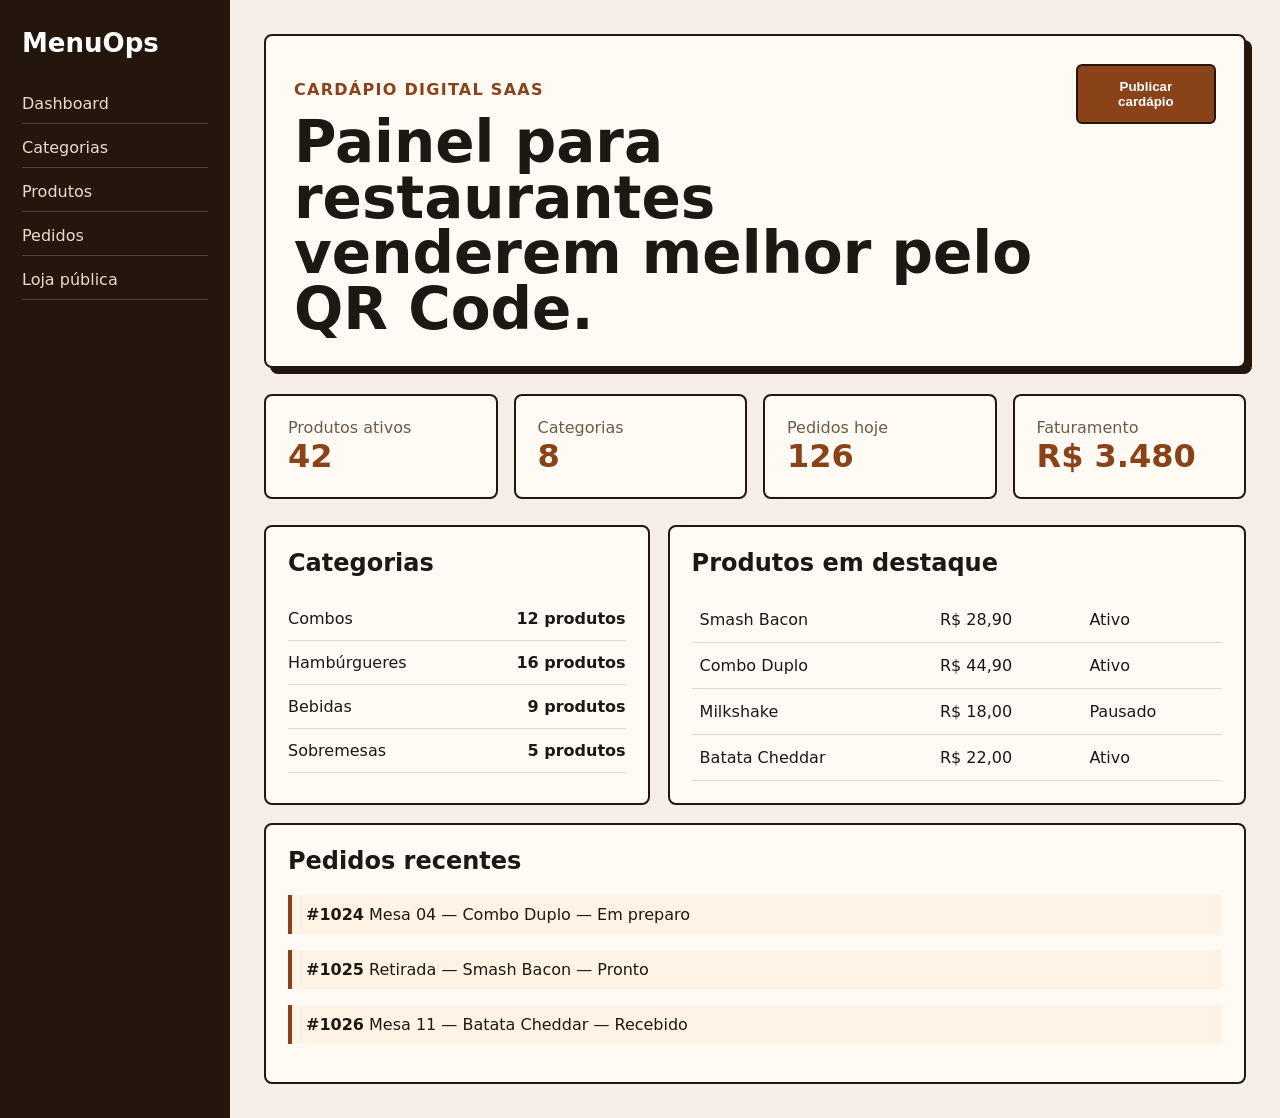
<file: projects/cardapio-digital-saas/index.html>
<!doctype html>
<html lang="pt-BR">
<head>
  <meta charset="utf-8">
  <meta name="viewport" content="width=device-width, initial-scale=1">
  <title>Cardápio Digital SaaS</title>
  <link rel="stylesheet" href="styles.css">
</head>
<body>
  <aside class="sidebar">
    <strong>MenuOps</strong>
    <a href="#">Dashboard</a>
    <a href="#">Categorias</a>
    <a href="#">Produtos</a>
    <a href="#">Pedidos</a>
    <a href="#">Loja pública</a>
  </aside>

  <main>
    <header>
      <div>
        <p class="eyebrow">Cardápio Digital SaaS</p>
        <h1>Painel para restaurantes venderem melhor pelo QR Code.</h1>
      </div>
      <button>Publicar cardápio</button>
    </header>

    <section class="metrics">
      <article><span>Produtos ativos</span><strong>42</strong></article>
      <article><span>Categorias</span><strong>8</strong></article>
      <article><span>Pedidos hoje</span><strong>126</strong></article>
      <article><span>Faturamento</span><strong>R$ 3.480</strong></article>
    </section>

    <section class="grid">
      <article class="panel">
        <h2>Categorias</h2>
        <ul>
          <li><span>Combos</span><b>12 produtos</b></li>
          <li><span>Hambúrgueres</span><b>16 produtos</b></li>
          <li><span>Bebidas</span><b>9 produtos</b></li>
          <li><span>Sobremesas</span><b>5 produtos</b></li>
        </ul>
      </article>

      <article class="panel">
        <h2>Produtos em destaque</h2>
        <table>
          <tr><td>Smash Bacon</td><td>R$ 28,90</td><td>Ativo</td></tr>
          <tr><td>Combo Duplo</td><td>R$ 44,90</td><td>Ativo</td></tr>
          <tr><td>Milkshake</td><td>R$ 18,00</td><td>Pausado</td></tr>
          <tr><td>Batata Cheddar</td><td>R$ 22,00</td><td>Ativo</td></tr>
        </table>
      </article>
    </section>

    <section class="panel orders">
      <h2>Pedidos recentes</h2>
      <div class="order-list">
        <p><b>#1024</b> Mesa 04 — Combo Duplo — Em preparo</p>
        <p><b>#1025</b> Retirada — Smash Bacon — Pronto</p>
        <p><b>#1026</b> Mesa 11 — Batata Cheddar — Recebido</p>
      </div>
    </section>
  </main>
</body>
</html>
</file>
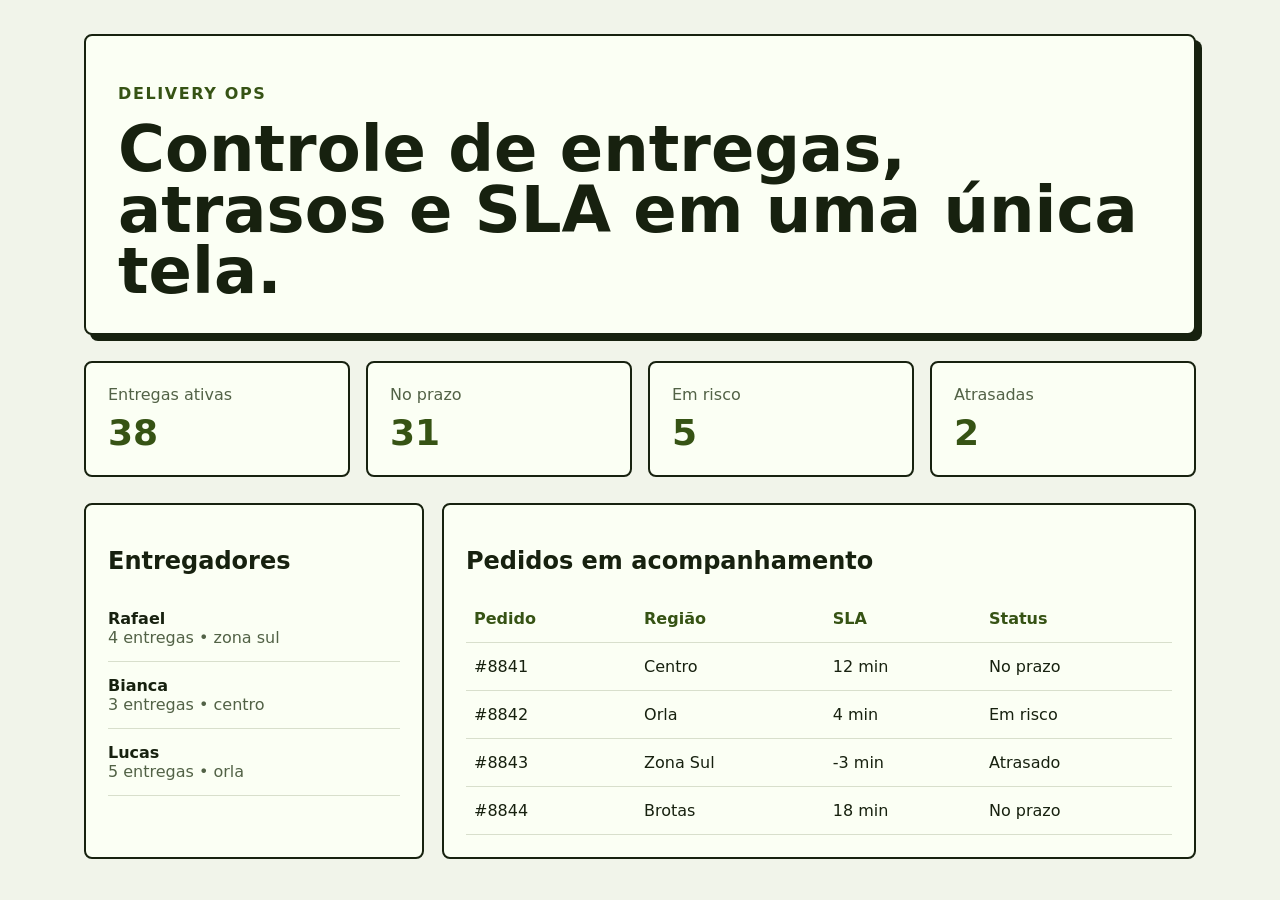
<file: projects/delivery-ops-dashboard/index.html>
<!doctype html>
<html lang="pt-BR">
<head>
  <meta charset="utf-8">
  <meta name="viewport" content="width=device-width, initial-scale=1">
  <title>Delivery Ops Dashboard</title>
  <link rel="stylesheet" href="styles.css">
</head>
<body>
  <main>
    <header>
      <p>Delivery Ops</p>
      <h1>Controle de entregas, atrasos e SLA em uma única tela.</h1>
    </header>

    <section class="kpis">
      <article><span>Entregas ativas</span><strong>38</strong></article>
      <article><span>No prazo</span><strong>31</strong></article>
      <article><span>Em risco</span><strong>5</strong></article>
      <article><span>Atrasadas</span><strong>2</strong></article>
    </section>

    <section class="layout">
      <article class="card">
        <h2>Entregadores</h2>
        <div class="courier"><b>Rafael</b><span>4 entregas • zona sul</span></div>
        <div class="courier"><b>Bianca</b><span>3 entregas • centro</span></div>
        <div class="courier"><b>Lucas</b><span>5 entregas • orla</span></div>
      </article>

      <article class="card large">
        <h2>Pedidos em acompanhamento</h2>
        <table>
          <tr><th>Pedido</th><th>Região</th><th>SLA</th><th>Status</th></tr>
          <tr><td>#8841</td><td>Centro</td><td>12 min</td><td>No prazo</td></tr>
          <tr><td>#8842</td><td>Orla</td><td>4 min</td><td>Em risco</td></tr>
          <tr><td>#8843</td><td>Zona Sul</td><td>-3 min</td><td>Atrasado</td></tr>
          <tr><td>#8844</td><td>Brotas</td><td>18 min</td><td>No prazo</td></tr>
        </table>
      </article>
    </section>
  </main>
</body>
</html>
</file>
<file: projects/cardapio-digital-saas/styles.css>
*{box-sizing:border-box}body{margin:0;font-family:system-ui,-apple-system,Segoe UI,sans-serif;background:#f6efe7;color:#1e1812;display:grid;grid-template-columns:230px 1fr;min-height:100vh}.sidebar{background:#24160d;color:#fff;padding:28px 22px;display:flex;flex-direction:column;gap:14px}.sidebar strong{font-size:26px;margin-bottom:22px}.sidebar a{color:#eadccc;text-decoration:none;border-bottom:1px solid rgba(255,255,255,.18);padding-bottom:10px}main{padding:34px}header{display:flex;align-items:flex-start;justify-content:space-between;gap:20px;background:#fffaf4;border:2px solid #24160d;border-radius:8px;padding:28px;box-shadow:6px 6px 0 #24160d}.eyebrow{color:#8a4219;font-weight:800;text-transform:uppercase;letter-spacing:.08em}h1{font-size:clamp(34px,5vw,58px);line-height:.96;margin:0;max-width:850px}button{border:2px solid #24160d;background:#8a4219;color:#fff;padding:13px 18px;border-radius:6px;font-weight:800}.metrics{display:grid;grid-template-columns:repeat(4,1fr);gap:16px;margin:26px 0}.metrics article,.panel{background:#fffaf4;border:2px solid #24160d;border-radius:8px;padding:22px}.metrics span{display:block;color:#6b5b4b}.metrics strong{font-size:32px;color:#8a4219}.grid{display:grid;grid-template-columns:1fr 1.5fr;gap:18px}.panel h2{margin-top:0}ul{list-style:none;padding:0;margin:0}li{display:flex;justify-content:space-between;border-bottom:1px solid #e6d8c8;padding:12px 0}table{width:100%;border-collapse:collapse}td{border-bottom:1px solid #e6d8c8;padding:13px 8px}.orders{margin-top:18px}.order-list p{border-left:4px solid #8a4219;padding:10px 14px;background:#fff3e5}@media(max-width:850px){body{display:block}.metrics,.grid{grid-template-columns:1fr}header{display:block}}
</file>
<file: projects/delivery-ops-dashboard/styles.css>
*{box-sizing:border-box}body{margin:0;font-family:system-ui,-apple-system,Segoe UI,sans-serif;background:#f1f4ea;color:#17210f}main{max-width:1180px;margin:auto;padding:34px}header{border:2px solid #17210f;background:#fbfff4;border-radius:8px;padding:32px;box-shadow:6px 6px 0 #17210f}header p{font-weight:900;color:#365314;text-transform:uppercase;letter-spacing:.1em}h1{font-size:clamp(34px,6vw,64px);line-height:.95;margin:0}.kpis{display:grid;grid-template-columns:repeat(4,1fr);gap:16px;margin:26px 0}.kpis article,.card{background:#fbfff4;border:2px solid #17210f;border-radius:8px;padding:22px}.kpis span{display:block;color:#526246}.kpis strong{display:block;font-size:36px;color:#365314;margin-top:8px}.layout{display:grid;grid-template-columns:340px 1fr;gap:18px}.courier{border-bottom:1px solid #d8dfcc;padding:14px 0}.courier b{display:block}.courier span{color:#526246}table{width:100%;border-collapse:collapse}th{text-align:left;color:#365314}td,th{border-bottom:1px solid #d8dfcc;padding:14px 8px}@media(max-width:850px){.kpis,.layout{grid-template-columns:1fr}}
</file>
